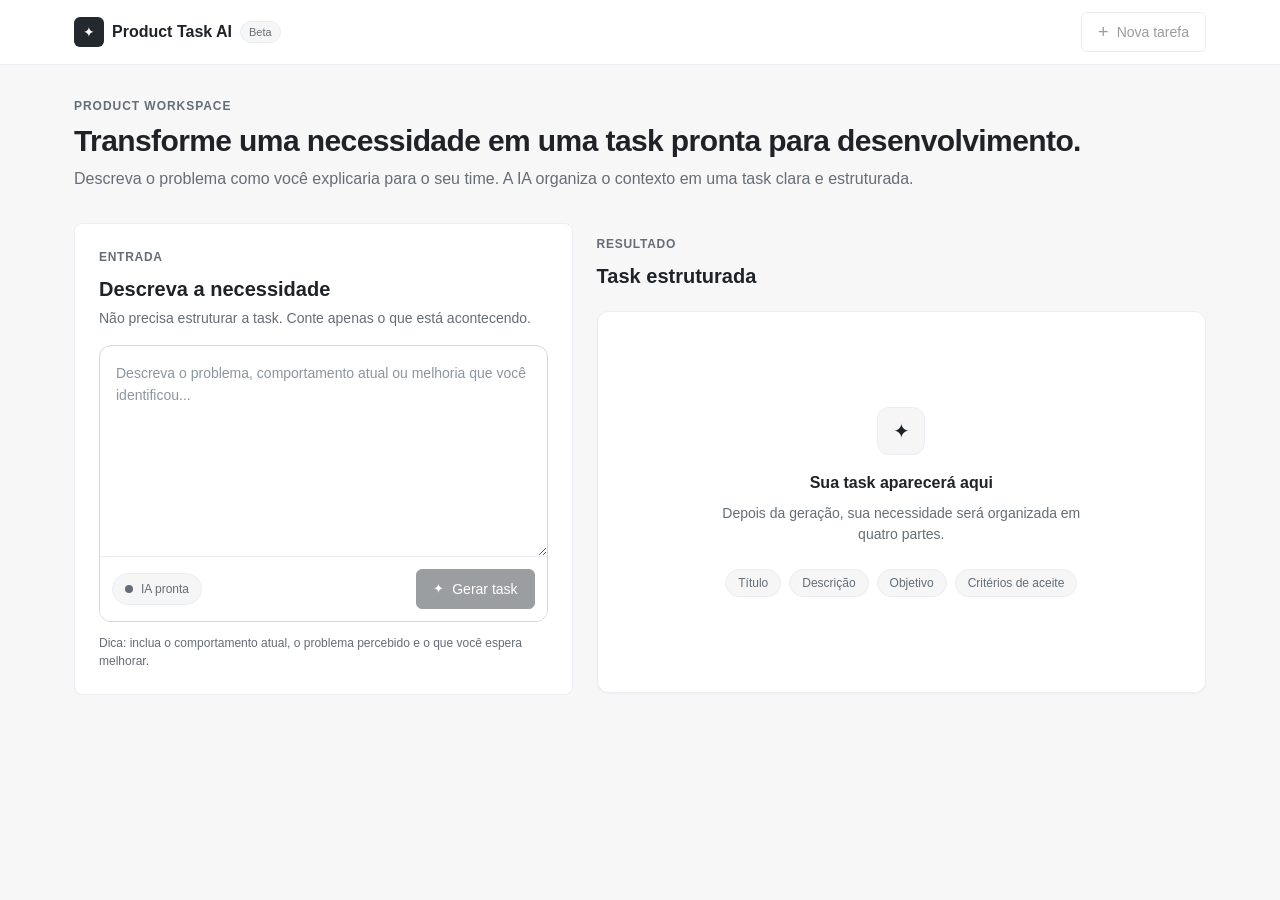
<file: index.html>
<!DOCTYPE html>

<html lang="pt-BR">

<head>

  <meta charset="UTF-8">

  <meta
    name="viewport"
    content="width=device-width, initial-scale=1.0"
  >

  <title>Product Task AI</title>

  <link
    rel="stylesheet"
    href="styles.css"
  >

</head>

<body>

  <div class="app-shell">

    <!-- HEADER -->

    <header class="app-navbar">

  <div class="navbar-inner">

    <div class="navbar-brand">

      <div class="brand-mark">
        ✦
      </div>

      <span class="brand-name">
        Product Task AI
      </span>

      <span class="navbar-badge">
        Beta
      </span>

    </div>


    <nav class="navbar-actions">
       
      <div
        class="new-task-tooltip"
        id="new-task-tooltip"
        data-tooltip="Comece descrevendo uma necessidade para criar uma nova tarefa."
      >

        <button
          class="btn btn-secondary navbar-new-task"
          id="new-task-button"
          type="button"
          disabled
        >
          <span class="navbar-action-icon">
            +
          </span>

          Nova tarefa
        </button>
      </div>

    </nav>

  </div>

</header>


    <!-- MAIN -->

<main class="app-main">

  <!-- INTRO -->

  <section class="workspace-intro">

    <span class="workspace-eyebrow">
      Product workspace
    </span>

    <h1>
      Transforme uma necessidade em uma task pronta para desenvolvimento.
    </h1>

    <p>
      Descreva o problema como você explicaria para o seu time.
      A IA organiza o contexto em uma task clara e estruturada.
    </p>

  </section>


  <!-- WORKSPACE -->

  <section class="workspace">

    <!-- INPUT -->

    <div class="workspace-column">

      <section class="card task-input-card">

        <div class="card-header">

          <div>

            <span class="panel-label">
              Entrada
            </span>

            <h2 class="workspace-card-title">
              Descreva a necessidade
            </h2>

            <p class="card-description">
              Não precisa estruturar a task. Conte apenas o que está acontecendo.
            </p>

          </div>

        </div>


        <div class="card-content">

          <div class="task-composer">

            <textarea
              class="task-composer-input"
              id="problem-description"
              placeholder="Descreva o problema, comportamento atual ou melhoria que você identificou..."
            ></textarea>


            <div class="task-composer-footer">

              <div
                class="ai-status ai-status-idle"
                id="generation-status"
              >
                <span class="status-dot"></span>

                <span id="generation-status-text">
                  IA pronta
                </span>
              </div>


              <button
                class="btn btn-primary generate-task-button"
                id="generate-task-button"
                type="button"
                disabled
              >
                <span class="generate-icon">
                  ✦
                </span>

                Gerar task
              </button>

            </div>

          </div>


          <p class="composer-helper">
            Dica: inclua o comportamento atual, o problema percebido
            e o que você espera melhorar.
          </p>

        </div>

      </section>

    </div>


<!-- =====================================
     RESULT
====================================== -->

<div class="workspace-column">

  <section class="result-panel">

<div
  class="result-panel-heading"
  id="result-panel-heading"
>

      <div>

        <span class="panel-label">
          Resultado
        </span>

        <h2 class="workspace-card-title">
          Task estruturada
        </h2>

      </div>

    </div>


    <!-- RESULT SURFACE -->

    <div
      class="result-surface"
      id="result-surface"
      aria-live="polite"
    >


      <!-- =================================
           EMPTY STATE
      ================================== -->

      <div
        class="result-state result-empty-state"
        id="result-empty-state"
      >

        <div
          class="empty-state-icon"
          aria-hidden="true"
        >
          ✦
        </div>

        <h3>
          Sua task aparecerá aqui
        </h3>

        <p>
          Depois da geração, sua necessidade será organizada
          em quatro partes.
        </p>

        <div class="empty-state-structure">

          <span>Título</span>

          <span>Descrição</span>

          <span>Objetivo</span>

          <span>Critérios de aceite</span>

        </div>

      </div>


      <!-- =================================
           LOADING STATE
      ================================== -->

      <div
        class="result-state result-loading-state"
        id="result-loading-state"
        hidden
      >

        <div
          class="result-loading-icon"
          aria-hidden="true"
        >
          ✦
        </div>

        <h3>
          Estruturando sua task...
        </h3>

        <p>
          Estamos organizando o contexto informado.
        </p>

        <div class="generation-steps">

          <div class="generation-step">
            <span class="generation-step-dot"></span>
            Analisando a necessidade
          </div>

          <div class="generation-step">
            <span class="generation-step-dot"></span>
            Definindo o objetivo
          </div>

          <div class="generation-step">
            <span class="generation-step-dot"></span>
            Criando critérios de aceite
          </div>

        </div>

      </div>


      <!-- =================================
           ERROR STATE
      ================================== -->

      <div
        class="result-state result-error-state"
        id="result-error-state"
        hidden
      >

        <div
          class="result-error-icon"
          aria-hidden="true"
        >
          !
        </div>

        <h3>
          Não foi possível gerar a task
        </h3>

        <p id="result-error-message">
          Ocorreu um problema durante a geração.
        </p>

        <button
          class="btn btn-secondary"
          id="retry-task-button"
          type="button"
        >
          Tentar novamente
        </button>

      </div>


      <!-- =================================
           SUCCESS STATE
      ================================== -->

      <article
        class="task-result-view"
        id="task-result"
        hidden
      >

        <div class="task-result-header">

          <div>

            <div class="ai-status ai-status-success">

              <span class="status-dot"></span>

              <span>
                Concluído
              </span>

            </div>

            <h3 class="task-result-title">
              Task gerada
            </h3>

            <p class="card-description">
              Revise o conteúdo antes de copiar para o Zoho.
            </p>

          </div>

        </div>


        <div class="task-result-content">

          <div class="task-section">

            <span class="task-section-label">
              Título
            </span>

            <p
              class="task-section-text task-title-text"
              id="result-title"
            ></p>

          </div>


          <div class="task-section">

            <span class="task-section-label">
              Descrição
            </span>

            <p
              class="task-section-text"
              id="result-description"
            ></p>

          </div>


          <div class="task-section">

            <span class="task-section-label">
              Objetivo
            </span>

            <p
              class="task-section-text"
              id="result-objective"
            ></p>

          </div>


          <div class="task-section">

            <span class="task-section-label">
              Critérios de aceite
            </span>

            <ul
              class="acceptance-list"
              id="result-acceptance"
            ></ul>

          </div>

        </div>


        <div class="task-result-actions">

          <button
            class="btn btn-secondary"
            id="regenerate-button"
            type="button"
          >
            Gerar novamente
          </button>

          <button
            class="btn btn-primary"
            id="copy-task-button"
            type="button"
          >
            Copiar task
          </button>

        </div>

      </article>

    </div>

  </section>

</div>

  </section>

</main>

  </div>

  <script src="script.js"></script>

</body>

</html>
</file>
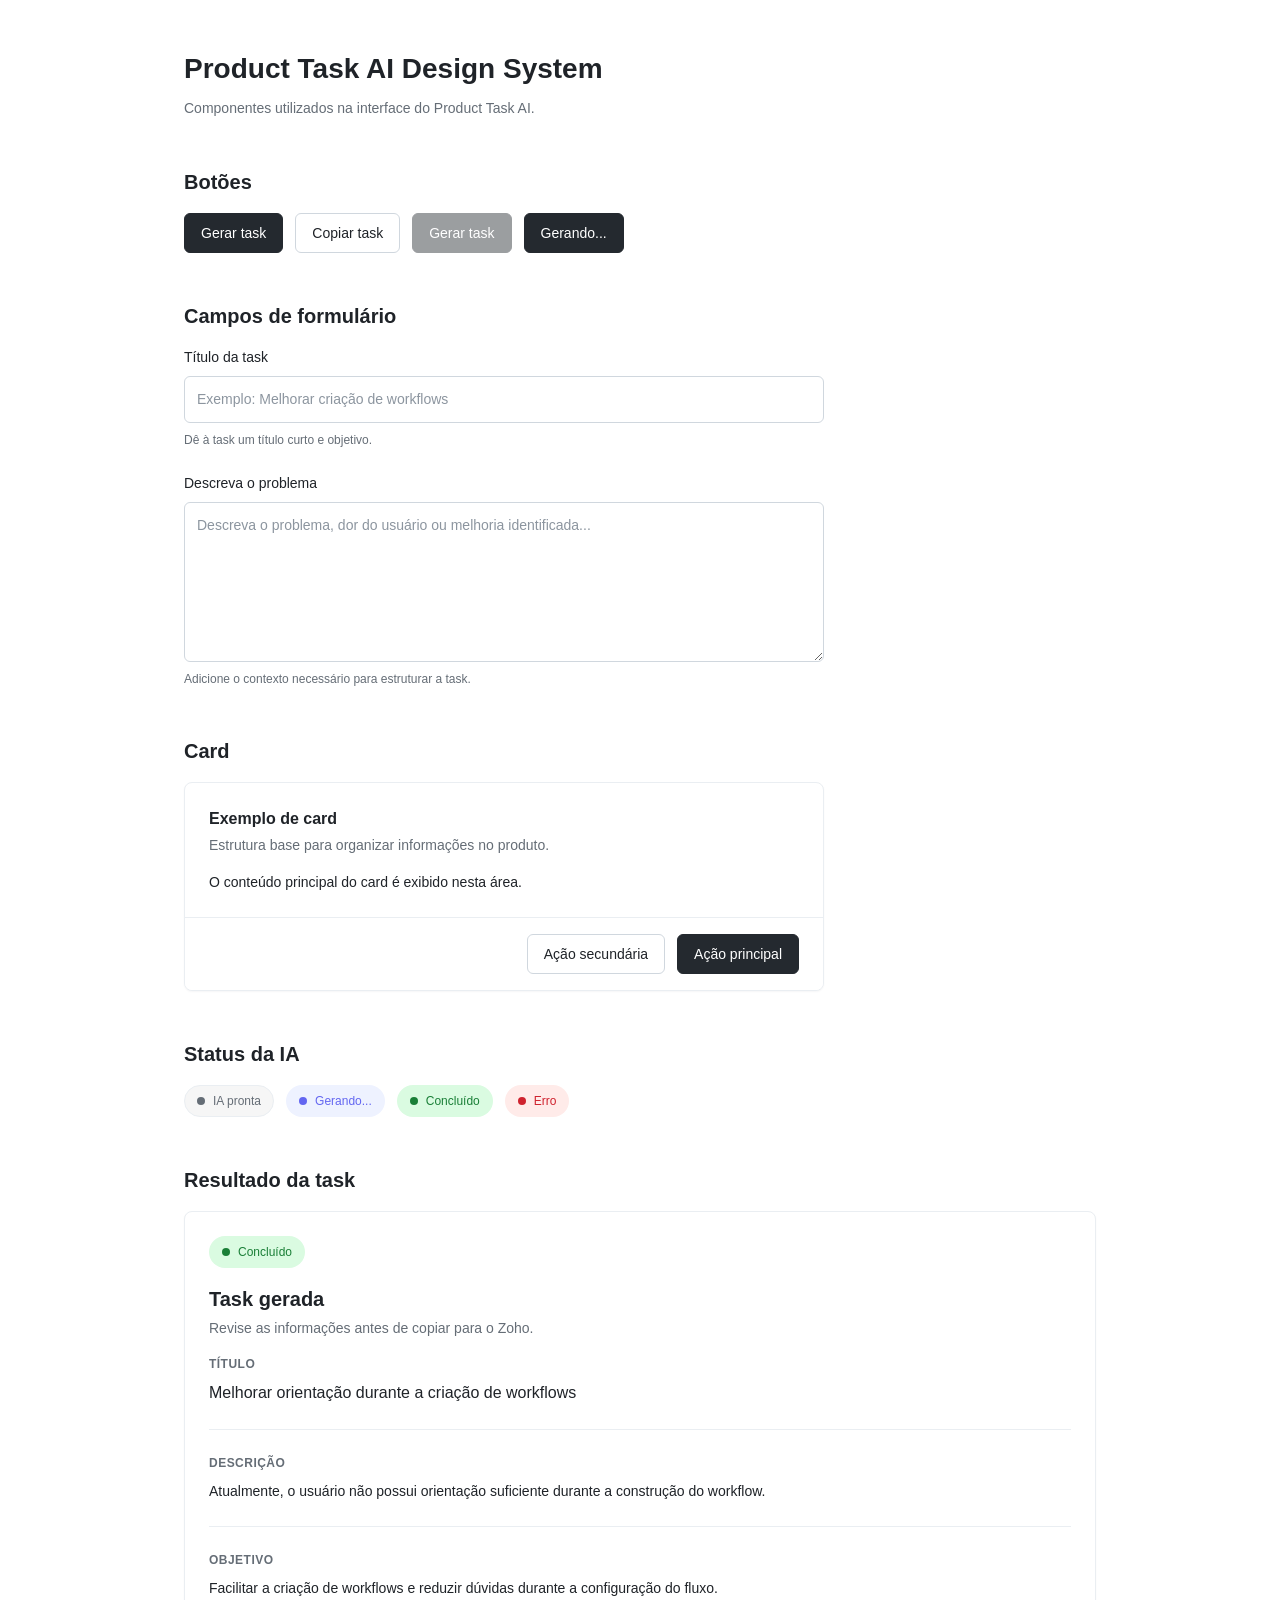
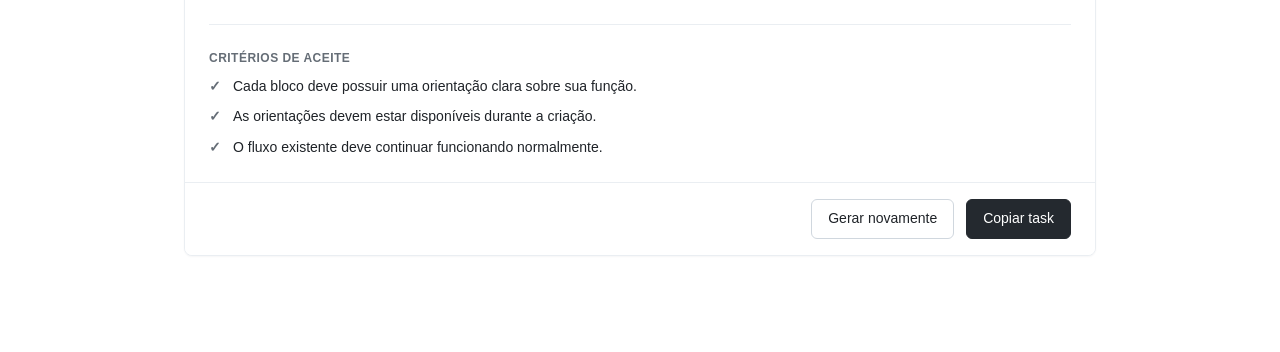
<file: design-system.html>
<!DOCTYPE html>

<html lang="pt-BR">

<head>

  <!-- =========================================
       METADATA
  ========================================== -->

  <meta charset="UTF-8">

  <meta
    name="viewport"
    content="width=device-width, initial-scale=1.0"
  >


  <!-- =========================================
       PAGE
  ========================================== -->

  <title>
    Product Task AI — Design System
  </title>

  <link
    rel="stylesheet"
    href="styles.css"
  >

</head>


<body>

  <main class="design-system-preview">


    <!-- =======================================
         INTRODUCTION
    ======================================== -->

    <section class="preview-section">

      <h1>
        Product Task AI Design System
      </h1>

      <p class="preview-description">
        Componentes utilizados na interface do Product Task AI.
      </p>

    </section>


    <!-- =======================================
         BUTTONS
    ======================================== -->

    <section class="preview-section">

      <h2>
        Botões
      </h2>


      <div class="button-group">

        <button class="btn btn-primary">
          Gerar task
        </button>

        <button class="btn btn-secondary">
          Copiar task
        </button>

        <button
          class="btn btn-primary"
          disabled
        >
          Gerar task
        </button>

        <button class="btn btn-primary btn-loading">
          Gerando...
        </button>

      </div>

    </section>


    <!-- =======================================
         FORM FIELDS
    ======================================== -->

    <section class="preview-section">

      <h2>
        Campos de formulário
      </h2>


      <div class="form-preview">

        <div class="form-group">

          <label
            class="form-label"
            for="preview-task-title"
          >
            Título da task
          </label>

          <input
            class="form-input"
            id="preview-task-title"
            type="text"
            placeholder="Exemplo: Melhorar criação de workflows"
          >

          <span class="form-helper">
            Dê à task um título curto e objetivo.
          </span>

        </div>


        <div class="form-group">

          <label
            class="form-label"
            for="preview-problem"
          >
            Descreva o problema
          </label>

          <textarea
            class="form-textarea"
            id="preview-problem"
            placeholder="Descreva o problema, dor do usuário ou melhoria identificada..."
          ></textarea>

          <span class="form-helper">
            Adicione o contexto necessário para estruturar a task.
          </span>

        </div>

      </div>

    </section>


    <!-- =======================================
         CARD
    ======================================== -->

    <section class="preview-section">

      <h2>
        Card
      </h2>


      <div class="card-preview">

        <article class="card">

          <div class="card-header">

            <div>

              <h3 class="card-title">
                Exemplo de card
              </h3>

              <p class="card-description">
                Estrutura base para organizar informações no produto.
              </p>

            </div>

          </div>


          <div class="card-content">

            <p>
              O conteúdo principal do card é exibido nesta área.
            </p>

          </div>


          <div class="card-footer">

            <button class="btn btn-secondary">
              Ação secundária
            </button>

            <button class="btn btn-primary">
              Ação principal
            </button>

          </div>

        </article>

      </div>

    </section>


    <!-- =======================================
         AI STATUS
    ======================================== -->

    <section class="preview-section">

      <h2>
        Status da IA
      </h2>


      <div class="status-group">

        <div class="ai-status ai-status-idle">

          <span class="status-dot"></span>

          <span>
            IA pronta
          </span>

        </div>


        <div class="ai-status ai-status-loading">

          <span class="status-dot"></span>

          <span>
            Gerando...
          </span>

        </div>


        <div class="ai-status ai-status-success">

          <span class="status-dot"></span>

          <span>
            Concluído
          </span>

        </div>


        <div class="ai-status ai-status-error">

          <span class="status-dot"></span>

          <span>
            Erro
          </span>

        </div>

      </div>

    </section>


    <!-- =======================================
         TASK RESULT
    ======================================== -->

    <section class="preview-section">

      <h2>
        Resultado da task
      </h2>


      <article class="card task-result-card">

        <div class="card-header task-result-header">

          <div>

            <div class="ai-status ai-status-success">

              <span class="status-dot"></span>

              <span>
                Concluído
              </span>

            </div>


            <h3 class="task-result-title">
              Task gerada
            </h3>

            <p class="card-description">
              Revise as informações antes de copiar para o Zoho.
            </p>

          </div>

        </div>


        <div class="card-content task-result-content">


          <div class="task-section">

            <span class="task-section-label">
              Título
            </span>

            <p class="task-section-text task-title-text">
              Melhorar orientação durante a criação de workflows
            </p>

          </div>


          <div class="task-section">

            <span class="task-section-label">
              Descrição
            </span>

            <p class="task-section-text">
              Atualmente, o usuário não possui orientação suficiente
              durante a construção do workflow.
            </p>

          </div>


          <div class="task-section">

            <span class="task-section-label">
              Objetivo
            </span>

            <p class="task-section-text">
              Facilitar a criação de workflows e reduzir dúvidas durante
              a configuração do fluxo.
            </p>

          </div>


          <div class="task-section">

            <span class="task-section-label">
              Critérios de aceite
            </span>

            <ul class="acceptance-list">

              <li>
                Cada bloco deve possuir uma orientação clara sobre sua função.
              </li>

              <li>
                As orientações devem estar disponíveis durante a criação.
              </li>

              <li>
                O fluxo existente deve continuar funcionando normalmente.
              </li>

            </ul>

          </div>

        </div>


        <div class="card-footer task-result-footer">

          <button class="btn btn-secondary">
            Gerar novamente
          </button>

          <button class="btn btn-primary">
            Copiar task
          </button>

        </div>

      </article>

    </section>

  </main>

</body>

</html>
</file>
<file: styles.css>
/* =========================================
   PRODUCT TASK AI
   DESIGN SYSTEM + APPLICATION
   Version: 0.2
========================================= */


/* =========================================
   1. DESIGN TOKENS
========================================= */

:root {

/* =====================
   COLORS
===================== */

--color-background: #ffffff;

--color-app-background: #f7f7f8;

--color-surface: #f6f6f6;
--color-surface-hover: #f1f1f1;
--color-surface-subtle: #fafafa;

--color-text-primary: #1f2328;
--color-text-secondary: #656d76;
--color-text-muted: #8c959f;

--color-border: #d0d7de;
--color-border-light: #eaeef2;
--color-border-strong: #8c959f;


/* Main actions */

--color-primary: #24292f;
--color-primary-hover: #1b1f23;
--color-primary-soft: #f0f1f2;


/* AI */

--color-ai-accent: #6366f1;
--color-ai-soft: #eef2ff;


/* States */

--color-success: #1a7f37;
--color-success-soft: #dafbe1;

--color-warning: #9a6700;
--color-warning-soft: #fff8c5;

--color-danger: #cf222e;
--color-danger-soft: #ffebe9;

  /* =====================
     TYPOGRAPHY
  ===================== */

  --font-family:
    Inter,
    Arial,
    sans-serif;

  --font-size-xs: 12px;
  --font-size-sm: 14px;
  --font-size-md: 16px;
  --font-size-lg: 20px;
  --font-size-xl: 28px;

  --font-weight-regular: 400;
  --font-weight-medium: 500;
  --font-weight-semibold: 600;


  /* =====================
     SPACING
  ===================== */

  --space-1: 4px;
  --space-2: 8px;
  --space-3: 12px;
  --space-4: 16px;
  --space-5: 24px;
  --space-6: 32px;
  --space-7: 48px;
  --space-8: 64px;


  /* =====================
     BORDER RADIUS
  ===================== */

  --radius-sm: 6px;
  --radius-md: 8px;
  --radius-lg: 12px;


  /* =====================
     SHADOWS
  ===================== */

  --shadow-sm:
    0 1px 2px rgba(31, 35, 40, 0.04);

  --shadow-md:
    0 1px 3px rgba(31, 35, 40, 0.06),
}


/* =========================================
   2. RESET / GLOBAL
========================================= */

* {
  box-sizing: border-box;
  margin: 0;
  padding: 0;
}

html {
  scroll-behavior: smooth;
}

body {
  font-family: var(--font-family);

  background-color: var(--color-background);

  color: var(--color-text-primary);

  font-size: var(--font-size-sm);

  line-height: 1.5;
}

button,
input,
textarea {
  font: inherit;
}

button {
  cursor: pointer;
}

[hidden] {
  display: none !important;
}

.sr-only {
  position: absolute;

  width: 1px;
  height: 1px;

  padding: 0;
  margin: -1px;

  overflow: hidden;

  clip: rect(0, 0, 0, 0);

  white-space: nowrap;

  border: 0;
}

/* =========================================
   3. BUTTONS
========================================= */

.button-group {
  display: flex;

  align-items: center;

  gap: var(--space-3);

  flex-wrap: wrap;
}

.btn {
  display: inline-flex;

  align-items: center;
  justify-content: center;

  min-height: 40px;

  padding:
    var(--space-2)
    var(--space-4);

  border:
    1px solid
    transparent;

  border-radius: var(--radius-sm);

  font-size: var(--font-size-sm);
  font-weight: var(--font-weight-medium);

  transition:
    background-color 0.15s ease,
    border-color 0.15s ease,
    color 0.15s ease,
    box-shadow 0.15s ease;
}


.btn-primary {
  background-color: var(--color-primary);

  color: #ffffff;

  border-color: var(--color-primary);
}


.btn-primary:hover:not(:disabled) {
  background-color: var(--color-primary-hover);

  border-color: var(--color-primary-hover);
}


.btn-secondary {
  background-color: var(--color-background);

  color: var(--color-text-primary);

  border-color: var(--color-border);
}


.btn-secondary:hover:not(:disabled) {
  background-color: var(--color-surface-hover);

  border-color: var(--color-border-strong);
}


.btn:focus-visible {
  outline: none;

  box-shadow:
    0 0 0 3px
    rgba(36, 41, 47, 0.12);
}


.btn:disabled {
  cursor: not-allowed;

  opacity: 0.45;
}


.btn-loading {
  cursor: wait;
}


/* =========================================
   4. FORM FIELDS
========================================= */

.form-preview {
  max-width: 640px;
}

.form-group {
  display: flex;

  flex-direction: column;

  gap: var(--space-2);

  margin-bottom: var(--space-5);
}

.form-label {
  font-size: var(--font-size-sm);
  font-weight: var(--font-weight-medium);

  color: var(--color-text-primary);
}

.form-input,
.form-textarea {
  width: 100%;

  padding:
    var(--space-3)
    var(--space-3);

  background-color: var(--color-background);

  color: var(--color-text-primary);

  border:
    1px solid
    var(--color-border);

  border-radius: var(--radius-sm);

  outline: none;

  transition:
    border-color 0.2s ease,
    box-shadow 0.2s ease;
}

.form-input {
  min-height: 42px;
}

.form-textarea {
  min-height: 160px;

  resize: vertical;

  line-height: 1.5;
}

.form-input::placeholder,
.form-textarea::placeholder {
  color: var(--color-text-muted);
}

.form-input:focus,
.form-textarea:focus {
  border-color: var(--color-primary);

  box-shadow:
    0 0 0 3px
    var(--color-primary-soft);
}

.form-helper {
  font-size: var(--font-size-xs);

  color: var(--color-text-secondary);
}


/* =========================================
   5. CARDS
========================================= */

.card-preview {
  max-width: 640px;
}

.card {
  overflow: hidden;

  background-color: var(--color-background);

  border:
    1px solid
    var(--color-border-light);

  border-radius: var(--radius-md);

  box-shadow: var(--shadow-sm);
}

.card-header {
  display: flex;

  align-items: flex-start;
  justify-content: space-between;

  gap: var(--space-4);

  padding:
    var(--space-5)
    var(--space-5)
    var(--space-4);
}

.card-title {
  margin-bottom: var(--space-1);

  font-size: var(--font-size-md);
  font-weight: var(--font-weight-semibold);

  color: var(--color-text-primary);
}

.card-description {
  color: var(--color-text-secondary);

  font-size: var(--font-size-sm);

  line-height: 1.5;
}

.card-content {
  padding:
    0
    var(--space-5)
    var(--space-5);

  color: var(--color-text-primary);
}

.card-footer {
  display: flex;

  align-items: center;
  justify-content: flex-end;

  gap: var(--space-3);

  padding:
    var(--space-4)
    var(--space-5);

  border-top:
    1px solid
    var(--color-border-light);

  background-color: var(--color-background);
}


/* =========================================
   6. AI STATUS
========================================= */

.status-group {
  display: flex;

  align-items: center;

  gap: var(--space-3);

  flex-wrap: wrap;
}

.ai-status {
  display: inline-flex;

  align-items: center;

  gap: var(--space-2);

  min-height: 32px;

  padding:
    var(--space-1)
    var(--space-3);

  border:
    1px solid
    transparent;

  border-radius: 999px;

  font-size: var(--font-size-xs);
  font-weight: var(--font-weight-medium);
}

.status-dot {
  width: 8px;
  height: 8px;

  flex-shrink: 0;

  border-radius: 50%;

  background-color: currentColor;
}

.ai-status-idle {
  background-color: var(--color-surface);

  color: var(--color-text-secondary);

  border-color: var(--color-border-light);
}

.ai-status-loading {
  background-color: var(--color-ai-soft);

  color: var(--color-ai-accent);

  border-color: transparent;
}


.ai-status-success {
  background-color: var(--color-success-soft);

  color: var(--color-success);
}


.ai-status-error {
  background-color: var(--color-danger-soft);

  color: var(--color-danger);
}


/* =========================================
   7. TASK RESULT
========================================= */

.task-result-view {
  width: 100%;

  background-color: var(--color-background);
}

.task-result-header {
  padding:
    var(--space-5)
    var(--space-5)
    var(--space-4);
}

.task-result-header .ai-status {
  margin-bottom: var(--space-4);
}

.task-result-title {
  margin-bottom: var(--space-1);

  color: var(--color-text-primary);

  font-size: var(--font-size-lg);
  font-weight: var(--font-weight-semibold);
}

.task-result-content {
  display: flex;

  flex-direction: column;

  gap: var(--space-5);

  padding:
    0
    var(--space-5)
    var(--space-5);
}

.task-section {
  display: flex;

  flex-direction: column;

  gap: var(--space-2);

  padding-bottom: var(--space-5);

  border-bottom:
    1px solid
    var(--color-border-light);
}


.task-section:last-child {
  padding-bottom: 0;

  border-bottom: 0;
}

.task-section-label {
  color: var(--color-text-secondary);

  font-size: var(--font-size-xs);
  font-weight: var(--font-weight-semibold);

  text-transform: uppercase;

  letter-spacing: 0.04em;
}

.task-section-text {
  margin: 0;

  color: var(--color-text-primary);

  font-size: var(--font-size-sm);

  line-height: 1.6;
}

.task-title-text {
  font-size: var(--font-size-md);
  font-weight: var(--font-weight-medium);

  line-height: 1.5;
}

.acceptance-list {
  display: flex;

  flex-direction: column;

  gap: var(--space-2);

  margin: 0;

  padding: 0;

  list-style: none;

  color: var(--color-text-primary);

  font-size: var(--font-size-sm);

  line-height: 1.6;
}


.acceptance-list li {
  position: relative;

  padding-left: var(--space-5);
}


.acceptance-list li::before {
  content: "✓";

  position: absolute;

  left: 0;
  top: 0;

  color: var(--color-text-secondary);

  font-weight: var(--font-weight-semibold);
}

.task-result-actions {
  display: flex;

  align-items: center;
  justify-content: flex-end;

  gap: var(--space-3);

  padding:
    var(--space-4)
    var(--space-5);

  border-top:
    1px solid
    var(--color-border-light);
}

/* =========================================
   8. DESIGN SYSTEM PREVIEW
========================================= */

.design-system-preview {
  max-width: 960px;

  margin: 0 auto;

  padding:
    var(--space-7)
    var(--space-5);
}

.preview-section {
  margin-bottom: var(--space-7);
}

.preview-section h1 {
  margin-bottom: var(--space-2);

  font-size: var(--font-size-xl);
  font-weight: var(--font-weight-semibold);
}

.preview-section h2 {
  margin-bottom: var(--space-4);

  font-size: var(--font-size-lg);
  font-weight: var(--font-weight-semibold);
}

.preview-description {
  color: var(--color-text-secondary);
}


/* =========================================
   9. NAVBAR
========================================= */

.app-navbar {
  position: sticky;

  top: 0;

  z-index: 100;

  width: 100%;

  background-color:
    rgba(255, 255, 255, 0.94);

  border-bottom:
    1px solid
    var(--color-border-light);

  backdrop-filter: blur(12px);
}

.navbar-inner {
  display: flex;

  align-items: center;
  justify-content: space-between;

  gap: var(--space-4);

  width: 100%;
  max-width: 1180px;

  margin: 0 auto;

  padding:
    var(--space-3)
    var(--space-5);
}

.navbar-brand {
  display: flex;

  align-items: center;

  gap: var(--space-2);
}

.brand-mark {
  display: inline-flex;

  align-items: center;
  justify-content: center;

  width: 30px;
  height: 30px;

  flex-shrink: 0;

  border-radius: var(--radius-sm);

  background-color: var(--color-primary);

  color: #ffffff;

  font-size: 14px;
}

.brand-name {
  color: var(--color-text-primary);

  font-size: var(--font-size-md);
  font-weight: var(--font-weight-semibold);
}

.navbar-badge {
  display: inline-flex;

  align-items: center;
  justify-content: center;

  min-height: 22px;

  padding:
    2px
    var(--space-2);

  border:
    1px solid
    var(--color-border-light);

  border-radius: 999px;

  background-color: var(--color-surface);

  color: var(--color-text-secondary);

  font-size: 11px;
  font-weight: var(--font-weight-medium);
}

.navbar-actions {
  display: flex;

  align-items: center;

  gap: var(--space-2);
}

.navbar-new-task {
  gap: var(--space-2);
}

.navbar-action-icon {
  font-size: 18px;

  line-height: 1;
}

/* =========================================
   9.1 NEW TASK TOOLTIP
========================================= */

.new-task-tooltip {
  position: relative;

  display: inline-flex;
}


/* Tooltip */

.new-task-tooltip::after {
  content: attr(data-tooltip);

  position: absolute;

  top: calc(100% + 10px);
  right: 0;

  z-index: 200;

  width: max-content;
  max-width: 260px;

  padding:
    var(--space-2)
    var(--space-3);

  background-color: var(--color-primary);

  border:
    1px solid
    var(--color-primary);

  border-radius: var(--radius-sm);

  color: #ffffff;

  font-size: var(--font-size-xs);
  font-weight: var(--font-weight-regular);

  line-height: 1.4;

  text-align: left;

  box-shadow: var(--shadow-md);

  opacity: 0;
  visibility: hidden;

  transform: translateY(-4px);

  pointer-events: none;

  transition:
    opacity 0.15s ease,
    transform 0.15s ease,
    visibility 0.15s ease;
}


/* Tooltip arrow */

.new-task-tooltip::before {
  content: "";

  position: absolute;

  top: calc(100% + 6px);
  right: 20px;

  z-index: 201;

  width: 8px;
  height: 8px;

  background-color: var(--color-primary);

  transform: rotate(45deg);

  opacity: 0;
  visibility: hidden;

  pointer-events: none;

  transition:
    opacity 0.15s ease,
    visibility 0.15s ease;
}


/* Show tooltip only when
   the New task button is disabled */

.new-task-tooltip.is-disabled:hover::after,
.new-task-tooltip.is-disabled:hover::before {
  opacity: 1;
  visibility: visible;
}


.new-task-tooltip.is-disabled:hover::after {
  transform: translateY(0);
}

/* =========================================
   10. APPLICATION LAYOUT
========================================= */

.app-shell {
  min-height: 100vh;

  background: var(--color-app-background);
}

.app-main {
  width: 100%;
  max-width: 1180px;

  margin: 0 auto;

  padding:
    var(--space-6)
    var(--space-5)
    var(--space-8);
}


/* =========================================
   11. WORKSPACE INTRO
========================================= */

.workspace-intro {
  width: 100%;
  max-width: none;

  margin-bottom: var(--space-6);
}

.workspace-eyebrow {
  display: block;

  margin-bottom: var(--space-2);

  color: var(--color-text-secondary);

  font-size: var(--font-size-xs);
  font-weight: var(--font-weight-semibold);

  text-transform: uppercase;

  letter-spacing: 0.08em;
}

.workspace-intro h1 {
  width: 100%;
  max-width: none;

  margin-bottom: var(--space-2);

  font-size: 30px;
  font-weight: var(--font-weight-semibold);

  line-height: 1.2;

  letter-spacing: -0.02em;
}

.workspace-intro p {
  width: 100%;
  max-width: none;

  color: var(--color-text-secondary);

  font-size: var(--font-size-md);

  line-height: 1.5;
}


/* =========================================
   12. WORKSPACE GRID
========================================= */

.workspace {
  display: grid;

  grid-template-columns:
    minmax(0, 0.9fr)
    minmax(0, 1.1fr);

  gap: var(--space-5);

  align-items: start;
}

.workspace-column {
  min-width: 0;
}

.panel-label {
  display: block;

  margin-bottom: var(--space-2);

  color: var(--color-text-secondary);

  font-size: var(--font-size-xs);
  font-weight: var(--font-weight-semibold);

  text-transform: uppercase;

  letter-spacing: 0.06em;
}

.workspace-card-title {
  margin-bottom: var(--space-1);

  color: var(--color-text-primary);

  font-size: var(--font-size-lg);
  font-weight: var(--font-weight-semibold);
}


/* =========================================
   13. TASK COMPOSER
========================================= */

.task-input-card {
  width: 100%;

  border-color: var(--color-border-light);

  box-shadow: var(--shadow-md);
}

.task-input-card .form-group {
  margin-bottom: 0;
}

.task-composer {
  overflow: hidden;

  background-color: var(--color-background);

  border:
    1px solid
    var(--color-border);

  border-radius: var(--radius-lg);

  transition:
    border-color 0.2s ease,
    box-shadow 0.2s ease;
}

.task-composer:focus-within {
  border-color: var(--color-primary);

  box-shadow:
    0 0 0 3px
    rgba(36, 41, 47, 0.08);
}

.task-composer-input {
  display: block;

  width: 100%;
  min-height: 210px;

  padding: var(--space-4);

  border: 0;

  outline: none;

  resize: vertical;

  background-color: transparent;

  color: var(--color-text-primary);

  font-family: inherit;
  font-size: var(--font-size-sm);

  line-height: 1.6;
}

.task-composer-input::placeholder {
  color: var(--color-text-muted);
}

.task-composer-footer {
  display: flex;

  align-items: center;
  justify-content: space-between;

  gap: var(--space-3);

  padding:
    var(--space-3);

  border-top:
    1px solid
    var(--color-border-light);

  background-color: var(--color-background);
}

.composer-helper {
  margin-top: var(--space-3);

  color: var(--color-text-secondary);

  font-size: var(--font-size-xs);

  line-height: 1.5;
}

.generate-task-button {
  gap: var(--space-2);
}

.generate-icon {
  font-size: 13px;
}


/* =========================================
   14. RESULT PANEL
========================================= */

.result-panel {
  width: 100%;
}

.result-panel-heading {
  display: flex;

  align-items: flex-end;
  justify-content: space-between;

  min-height: 72px;

  margin-bottom: var(--space-4);
}


/* Main result container */

.result-surface {
  position: relative;

  width: 100%;
  min-height: 380px;

  overflow: hidden;

  background-color: var(--color-background);

  border:
    1px solid
    var(--color-border-light);

  border-radius: var(--radius-lg);

  box-shadow: var(--shadow-sm);
}


/* Shared state */

.result-state {
  display: flex;

  min-height: 380px;

  flex-direction: column;

  align-items: center;
  justify-content: center;

  padding: var(--space-6);

  text-align: center;
}

/* =========================================
   15. RESULT STATES
========================================= */


/* EMPTY */

.result-empty-state {
  background-color:
    rgba(255, 255, 255, 0.72);
}

.empty-state-icon {
  display: flex;

  align-items: center;
  justify-content: center;

  width: 48px;
  height: 48px;

  margin-bottom: var(--space-4);

  border:
    1px solid
    var(--color-border-light);

  border-radius: var(--radius-lg);

  background-color: var(--color-surface);

  color: var(--color-text-primary);

  font-size: 20px;
}

.result-empty-state h3,
.result-loading-state h3,
.result-error-state h3 {
  margin-bottom: var(--space-2);

  font-size: var(--font-size-md);
  font-weight: var(--font-weight-semibold);
}

.result-empty-state p,
.result-loading-state p,
.result-error-state p {
  max-width: 360px;

  color: var(--color-text-secondary);

  font-size: var(--font-size-sm);

  line-height: 1.5;
}

.empty-state-structure {
  display: flex;

  justify-content: center;

  gap: var(--space-2);

  flex-wrap: wrap;

  margin-top: var(--space-5);
}

.empty-state-structure span {
  padding:
    var(--space-1)
    var(--space-3);

  background-color: var(--color-surface);

  border:
    1px solid
    var(--color-border-light);

  border-radius: 999px;

  color: var(--color-text-secondary);

  font-size: var(--font-size-xs);
}


/* LOADING */

.result-loading-state {
  background-color:
    var(--color-surface-subtle);
}

.result-loading-icon {
  display: flex;

  align-items: center;
  justify-content: center;

  width: 48px;
  height: 48px;

  margin-bottom: var(--space-4);

  border-radius: var(--radius-lg);

  background-color: var(--color-ai-soft);

  color: var(--color-ai-accent);

  font-size: 20px;

  animation:
    ai-pulse 1.4s ease-in-out infinite;
}

.generation-steps {
  display: flex;

  flex-direction: column;

  align-items: flex-start;

  gap: var(--space-2);

  margin-top: var(--space-5);
}

.generation-step {
  display: flex;

  align-items: center;

  gap: var(--space-2);

  color: var(--color-text-secondary);

  font-size: var(--font-size-xs);
}

.generation-step-dot {
  width: 6px;
  height: 6px;

  border-radius: 50%;

  background-color: var(--color-primary);
}

@keyframes ai-pulse {

  0%,
  100% {
    opacity: 0.55;
    transform: scale(0.96);
  }

  50% {
    opacity: 1;
    transform: scale(1);
  }

}


/* ERROR */

.result-error-state {
  background-color: var(--color-background);
}

.result-error-icon {
  display: flex;

  align-items: center;
  justify-content: center;

  width: 48px;
  height: 48px;

  margin-bottom: var(--space-4);

  border-radius: var(--radius-lg);

  background-color: var(--color-danger-soft);

  color: var(--color-danger);

  font-size: 18px;
  font-weight: var(--font-weight-semibold);
}

.result-error-state .btn {
  margin-top: var(--space-5);
}


/* =========================================
   16. RESPONSIVE
========================================= */

@media (max-width: 820px) {

  .workspace {
    grid-template-columns: 1fr;
  }

  .workspace-intro h1 {
    font-size: 28px;
  }

  .result-panel-heading {
    min-height: auto;

    margin-top: var(--space-4);
  }

  .result-empty-state {
    min-height: 320px;
  }

}


@media (max-width: 640px) {

  .navbar-inner {
    padding:
      var(--space-3)
      var(--space-4);
  }

  .navbar-badge {
    display: none;
  }

  .navbar-new-task {
    padding:
      var(--space-2)
      var(--space-3);
  }

  .app-main {
    padding:
      var(--space-6)
      var(--space-4)
      var(--space-7);
  }

  .workspace-intro {
    margin-bottom: var(--space-6);
  }

  .workspace-intro h1 {
    font-size: 26px;
  }

  .task-composer-input {
    min-height: 220px;
  }

  .task-composer-footer {
    flex-direction: column;

    align-items: stretch;
  }

  .generate-task-button {
    width: 100%;
  }

  .result-empty-state {
    min-height: 280px;

    padding:
      var(--space-6)
      var(--space-4);
  }

  .task-result-footer {
    flex-direction: column-reverse;

    align-items: stretch;
  }

  .task-result-footer .btn {
    width: 100%;
  }

  .design-system-preview {
    padding:
      var(--space-6)
      var(--space-4);
  }

}
</file>
